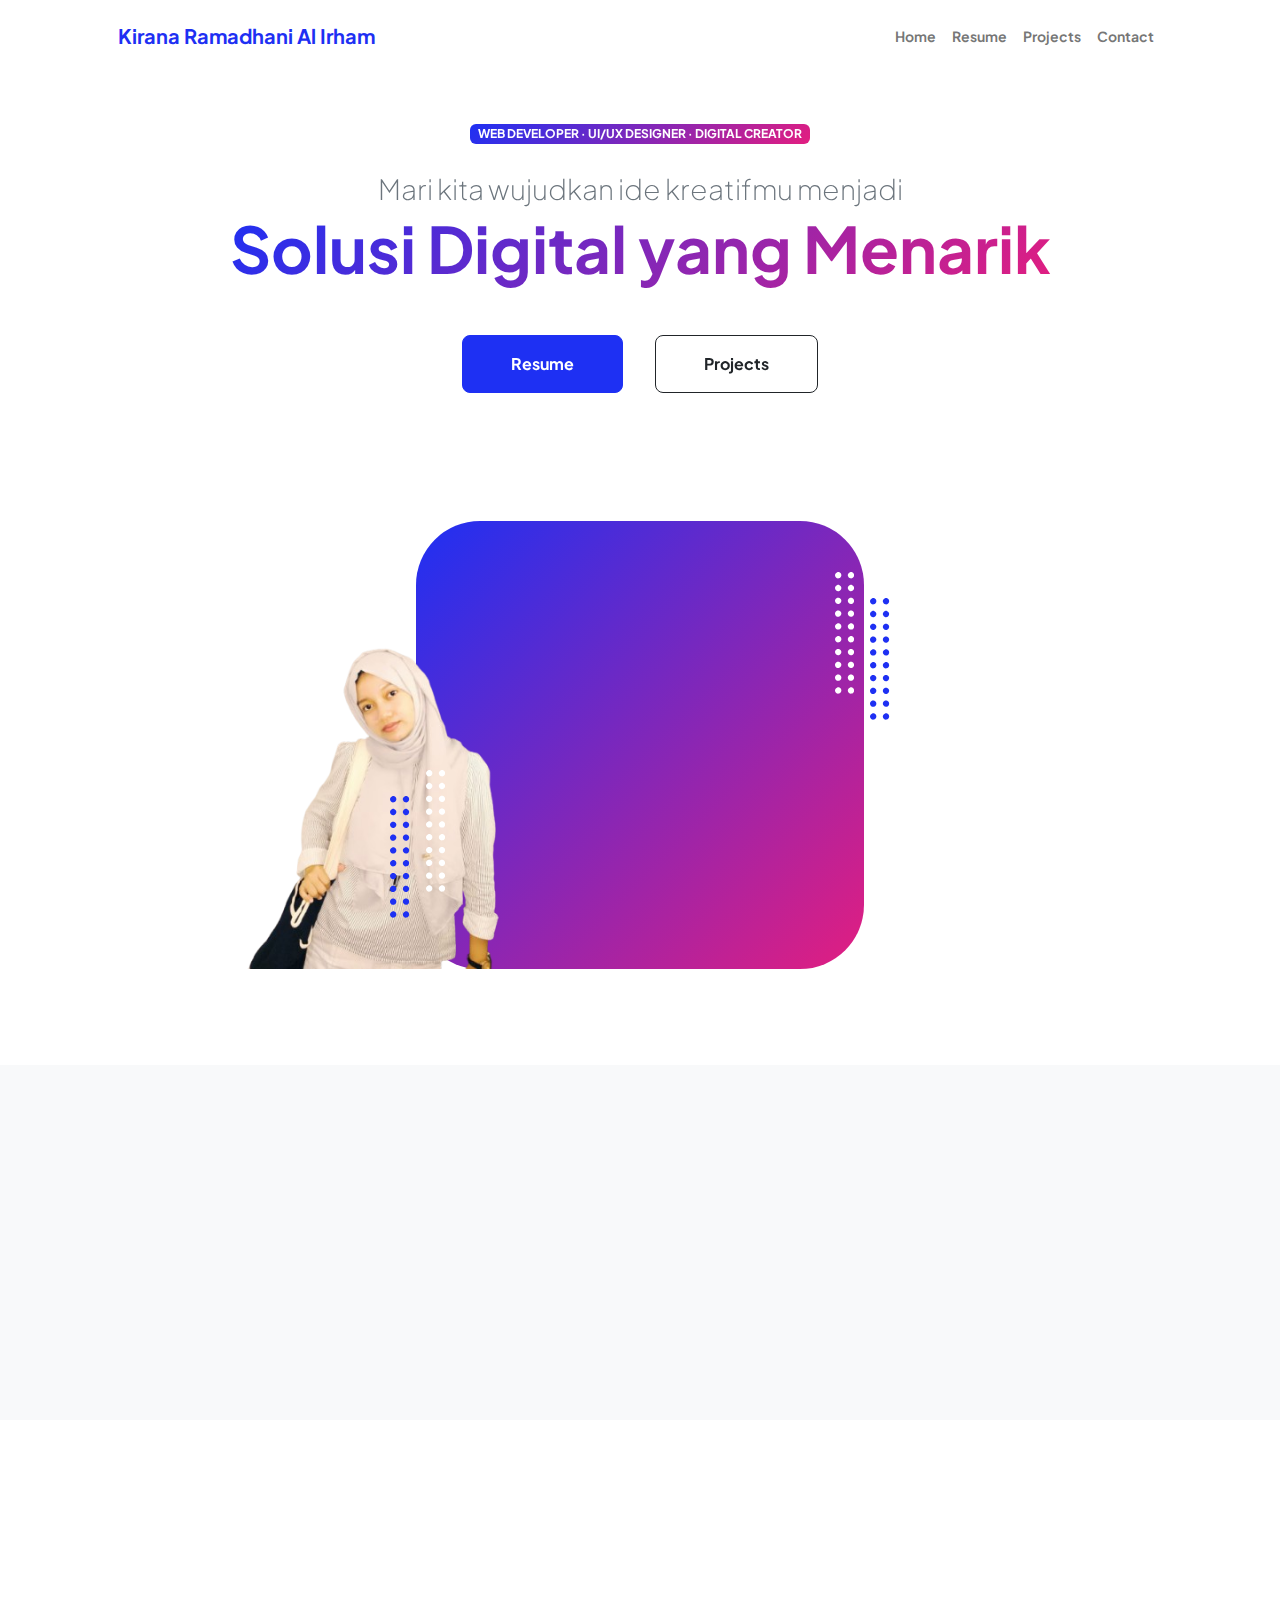
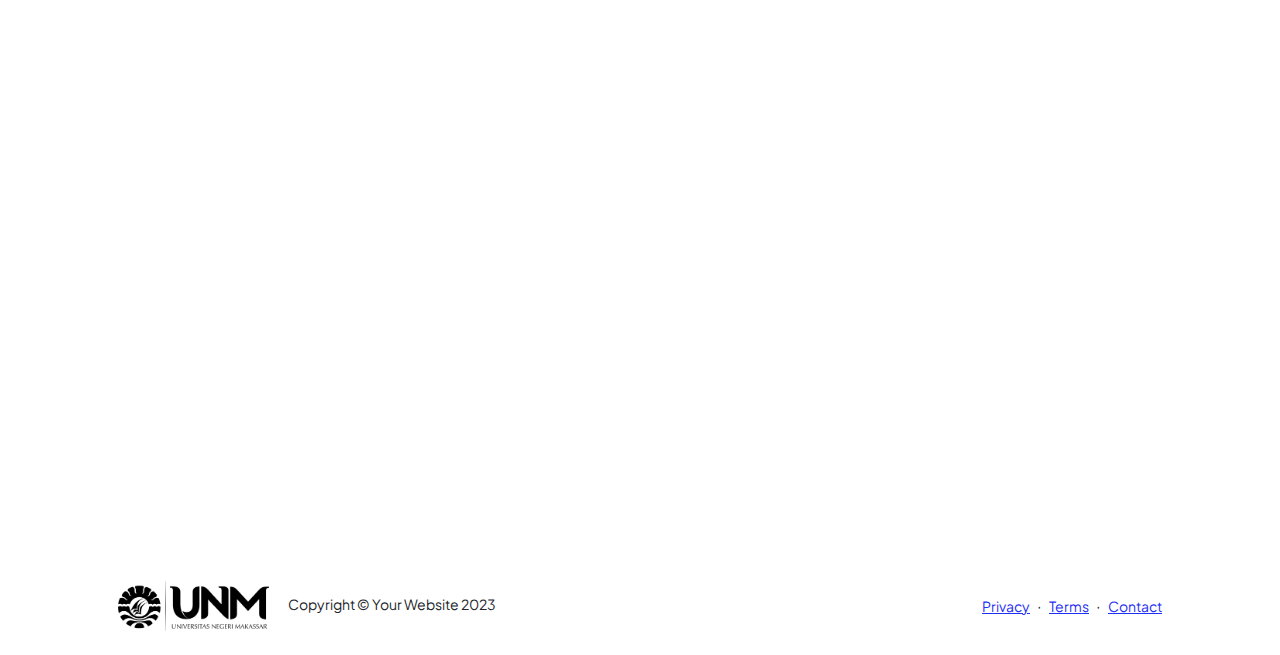
<file: index.html>
<!DOCTYPE html>
<html lang="en">
    <head>
        <meta charset="utf-8" />
        <meta name="viewport" content="width=device-width, initial-scale=1, shrink-to-fit=no" />
        <meta name="description" content="" />
        <meta name="author" content="" />
        <title>Home - Kirana Template</title>
        <!-- Favicon-->
        <link rel="icon" type="image/x-icon" href="assets/favicon1.ico" />
        <!-- Custom Google font-->
        <link rel="preconnect" href="https://fonts.googleapis.com" />
        <link rel="preconnect" href="https://fonts.gstatic.com" crossorigin />
        <link href="https://fonts.googleapis.com/css2?family=Plus+Jakarta+Sans:wght@100;200;300;400;500;600;700;800;900&amp;display=swap" rel="stylesheet" />
        <!-- Bootstrap icons-->
        <link href="https://cdn.jsdelivr.net/npm/bootstrap-icons@1.8.1/font/bootstrap-icons.css" rel="stylesheet" />
        <!-- Core theme CSS (includes Bootstrap)-->
        <link href="css/styles.css" rel="stylesheet" />
        <!-- AOS CSS -->
        <link href="https://unpkg.com/aos@2.3.1/dist/aos.css" rel="stylesheet">
        <style>
            @keyframes float {
                0% {
                    transform: translateY(0px);
                }
                50% {
                    transform: translateY(-20px);
                }
                100% {
                    transform: translateY(0px);
                }
            }
            .profile-img {
                animation: float 6s ease-in-out infinite;
                transition: all 0.3s ease;
                margin-left: -250px;
            }
            .profile-img:hover {
                transform: scale(1.05);
            }
        </style>
    </head>
    <body class="d-flex flex-column h-100">
        <main class="flex-shrink-0">
            <!-- Navigation-->
            <nav class="navbar navbar-expand-lg navbar-light bg-white py-3">
                <div class="container px-5">
                    <a class="navbar-brand" href="index.html"><span class="fw-bolder text-primary">Kirana Ramadhani Al Irham</span></a>
                    <button class="navbar-toggler" type="button" data-bs-toggle="collapse" data-bs-target="#navbarSupportedContent" aria-controls="navbarSupportedContent" aria-expanded="false" aria-label="Toggle navigation"><span class="navbar-toggler-icon"></span></button>
                    <div class="collapse navbar-collapse" id="navbarSupportedContent">
                        <ul class="navbar-nav ms-auto mb-2 mb-lg-0 small fw-bolder">
                            <li class="nav-item"><a class="nav-link" href="index.html">Home</a></li>
                            <li class="nav-item"><a class="nav-link" href="resume.html">Resume</a></li>
                            <li class="nav-item"><a class="nav-link" href="projects.html">Projects</a></li>
                            <li class="nav-item"><a class="nav-link" href="contact.html">Contact</a></li>
                        </ul>
                    </div>
                </div>
            </nav>
            <!-- Header-->
            <header class="py-5">
                <div class="container px-5 pb-5">
                    <div class="row gx-5 align-items-center">
                        <div class="col-xxl-5" data-aos="fade-right">
                            <!-- Header text content-->
                            <div class="text-center text-xxl-start">
                                <div class="badge bg-gradient-primary-to-secondary text-white mb-4"><div class="text-uppercase">Web Developer &middot; UI/UX Designer &middot; Digital Creator</div></div>
                                <div class="fs-3 fw-light text-muted">Mari kita wujudkan ide kreatifmu menjadi</div>
                                <h1 class="display-3 fw-bolder mb-5"><span class="text-gradient d-inline">Solusi Digital yang Menarik</span></h1>
                                <div class="d-grid gap-3 d-sm-flex justify-content-sm-center justify-content-xxl-start mb-3">
                                    <a class="btn btn-primary btn-lg px-5 py-3 me-sm-3 fs-6 fw-bolder" href="resume.html">Resume</a>
                                    <a class="btn btn-outline-dark btn-lg px-5 py-3 fs-6 fw-bolder" href="projects.html">Projects</a>
                                </div>
                            </div>
                        </div>
                        <div class="col-xxl-7" data-aos="fade-left">
                            <!-- Header profile picture-->
                            <div class="d-flex justify-content-center mt-5 mt-xxl-0">
                                <div class="profile bg-gradient-primary-to-secondary">
                                    <!-- TIP: For best results, use a photo with a transparent background like the demo example below-->
                                    <!-- Watch a tutorial on how to do this on YouTube (link)-->
                                    <img class="profile-img" src="assets/gamabr.png" alt="Profile Image" />
                                    <div class="dots-1">
                                        <svg version="1.1" xmlns="http://www.w3.org/2000/svg" xmlns:xlink="http://www.w3.org/1999/xlink" x="0px" y="0px" viewBox="0 0 191.6 1215.4" style="enable-background: new 0 0 191.6 1215.4" xml:space="preserve">
                                            <g transform="translate(0.000000,1280.000000) scale(0.100000,-0.100000)">
                                                <path d="M227.7,12788.6c-105-35-200-141-222-248c-43-206,163-412,369-369c155,32,275,190,260,339c-11,105-90,213-190,262        C383.7,12801.6,289.7,12808.6,227.7,12788.6z"></path>
                                                <path d="M1507.7,12788.6c-151-50-253-216-222-362c25-119,136-230,254-255c194-41,395,142,375,339c-11,105-90,213-190,262        C1663.7,12801.6,1569.7,12808.6,1507.7,12788.6z"></path>
                                                <path d="M227.7,11508.6c-105-35-200-141-222-248c-43-206,163-412,369-369c155,32,275,190,260,339c-11,105-90,213-190,262        C383.7,11521.6,289.7,11528.6,227.7,11508.6z"></path>
                                                <path d="M1507.7,11508.6c-151-50-253-216-222-362c25-119,136-230,254-255c194-41,395,142,375,339c-11,105-90,213-190,262        C1663.7,11521.6,1569.7,11528.6,1507.7,11508.6z"></path>
                                                <path d="M227.7,10228.6c-105-35-200-141-222-248c-43-206,163-412,369-369c155,32,275,190,260,339c-11,105-90,213-190,262        C383.7,10241.6,289.7,10248.6,227.7,10228.6z"></path>
                                                <path d="M1507.7,10228.6c-105-35-200-141-222-248c-43-206,163-412,369-369c155,32,275,190,260,339c-11,105-90,213-190,262        C1663.7,10241.6,1569.7,10248.6,1507.7,10228.6z"></path>
                                                <path d="M227.7,8948.6c-105-35-200-141-222-248c-43-206,163-412,369-369c155,32,275,190,260,339c-11,105-90,213-190,262        C383.7,8961.6,289.7,8968.6,227.7,8948.6z"></path>
                                                <path d="M1507.7,8948.6c-105-35-200-141-222-248c-43-206,163-412,369-369c155,32,275,190,260,339c-11,105-90,213-190,262        C1663.7,8961.6,1569.7,8968.6,1507.7,8948.6z"></path>
                                                <path d="M227.7,7668.6c-105-35-200-141-222-248c-43-206,163-412,369-369c155,32,275,190,260,339c-11,105-90,213-190,262        C383.7,7681.6,289.7,7688.6,227.7,7668.6z"></path>
                                                <path d="M1507.7,7668.6c-105-35-200-141-222-248c-43-206,163-412,369-369c155,32,275,190,260,339c-11,105-90,213-190,262        C1663.7,7681.6,1569.7,7688.6,1507.7,7668.6z"></path>
                                                <path d="M227.7,6388.6c-105-35-200-141-222-248c-43-206,163-412,369-369c155,32,275,190,260,339c-11,105-90,213-190,262        C383.7,6401.6,289.7,6408.6,227.7,6388.6z"></path>
                                                <path d="M1507.7,6388.6c-105-35-200-141-222-248c-43-206,163-412,369-369c155,32,275,190,260,339c-11,105-90,213-190,262        C1663.7,6401.6,1569.7,6408.6,1507.7,6388.6z"></path>
                                                <path d="M227.7,5108.6c-105-35-200-141-222-248c-43-206,163-412,369-369c155,32,275,190,260,339c-11,105-90,213-190,262        C383.7,5121.6,289.7,5128.6,227.7,5108.6z"></path>
                                                <path d="M1507.7,5108.6c-105-35-200-141-222-248c-43-206,163-412,369-369c155,32,275,190,260,339c-11,105-90,213-190,262        C1663.7,5121.6,1569.7,5128.6,1507.7,5108.6z"></path>
                                                <path d="M227.7,3828.6c-105-35-200-141-222-248c-43-206,163-412,369-369c155,32,275,190,260,339c-11,105-90,213-190,262        C383.7,3841.6,289.7,3848.6,227.7,3828.6z"></path>
                                                <path d="M1507.7,3828.6c-105-35-200-141-222-248c-43-206,163-412,369-369c155,32,275,190,260,339c-11,105-90,213-190,262        C1663.7,3841.6,1569.7,3848.6,1507.7,3828.6z"></path>
                                                <path d="M227.7,2548.6c-105-35-200-141-222-248c-43-206,163-412,369-369c155,32,275,190,260,339c-11,105-90,213-190,262        C383.7,2561.6,289.7,2568.6,227.7,2548.6z"></path>
                                                <path d="M1507.7,2548.6c-105-35-200-141-222-248c-43-206,163-412,369-369c155,32,275,190,260,339c-11,105-90,213-190,262        C1663.7,2561.6,1569.7,2568.6,1507.7,2548.6z"></path>
                                                <path d="M227.7,1268.6c-105-35-200-141-222-248c-43-206,163-412,369-369c155,32,275,190,260,339c-11,105-90,213-190,262        C383.7,1281.6,289.7,1288.6,227.7,1268.6z"></path>
                                                <path d="M1507.7,1268.6c-105-35-200-141-222-248c-43-206,163-412,369-369c155,32,275,190,260,339c-11,105-90,213-190,262        C1663.7,1281.6,1569.7,1288.6,1507.7,1268.6z"></path>
                                            </g>
                                        </svg>
                                    </div>
                                    <div class="dots-2">
                                        <!-- SVG Dots-->
                                        <svg version="1.1" xmlns="http://www.w3.org/2000/svg" xmlns:xlink="http://www.w3.org/1999/xlink" x="0px" y="0px" viewBox="0 0 191.6 1215.4" style="enable-background: new 0 0 191.6 1215.4" xml:space="preserve">
                                            <g transform="translate(0.000000,1280.000000) scale(0.100000,-0.100000)">
                                                <path d="M227.7,12788.6c-105-35-200-141-222-248c-43-206,163-412,369-369c155,32,275,190,260,339c-11,105-90,213-190,262        C383.7,12801.6,289.7,12808.6,227.7,12788.6z"></path>
                                                <path d="M1507.7,12788.6c-151-50-253-216-222-362c25-119,136-230,254-255c194-41,395,142,375,339c-11,105-90,213-190,262        C1663.7,12801.6,1569.7,12808.6,1507.7,12788.6z"></path>
                                                <path d="M227.7,11508.6c-105-35-200-141-222-248c-43-206,163-412,369-369c155,32,275,190,260,339c-11,105-90,213-190,262        C383.7,11521.6,289.7,11528.6,227.7,11508.6z"></path>
                                                <path d="M1507.7,11508.6c-151-50-253-216-222-362c25-119,136-230,254-255c194-41,395,142,375,339c-11,105-90,213-190,262        C1663.7,11521.6,1569.7,11528.6,1507.7,11508.6z"></path>
                                                <path d="M227.7,10228.6c-105-35-200-141-222-248c-43-206,163-412,369-369c155,32,275,190,260,339c-11,105-90,213-190,262        C383.7,10241.6,289.7,10248.6,227.7,10228.6z"></path>
                                                <path d="M1507.7,10228.6c-105-35-200-141-222-248c-43-206,163-412,369-369c155,32,275,190,260,339c-11,105-90,213-190,262        C1663.7,10241.6,1569.7,10248.6,1507.7,10228.6z"></path>
                                                <path d="M227.7,8948.6c-105-35-200-141-222-248c-43-206,163-412,369-369c155,32,275,190,260,339c-11,105-90,213-190,262        C383.7,8961.6,289.7,8968.6,227.7,8948.6z"></path>
                                                <path d="M1507.7,8948.6c-105-35-200-141-222-248c-43-206,163-412,369-369c155,32,275,190,260,339c-11,105-90,213-190,262        C1663.7,8961.6,1569.7,8968.6,1507.7,8948.6z"></path>
                                                <path d="M227.7,7668.6c-105-35-200-141-222-248c-43-206,163-412,369-369c155,32,275,190,260,339c-11,105-90,213-190,262        C383.7,7681.6,289.7,7688.6,227.7,7668.6z"></path>
                                                <path d="M1507.7,7668.6c-105-35-200-141-222-248c-43-206,163-412,369-369c155,32,275,190,260,339c-11,105-90,213-190,262        C1663.7,7681.6,1569.7,7688.6,1507.7,7668.6z"></path>
                                                <path d="M227.7,6388.6c-105-35-200-141-222-248c-43-206,163-412,369-369c155,32,275,190,260,339c-11,105-90,213-190,262        C383.7,6401.6,289.7,6408.6,227.7,6388.6z"></path>
                                                <path d="M1507.7,6388.6c-105-35-200-141-222-248c-43-206,163-412,369-369c155,32,275,190,260,339c-11,105-90,213-190,262        C1663.7,6401.6,1569.7,6408.6,1507.7,6388.6z"></path>
                                                <path d="M227.7,5108.6c-105-35-200-141-222-248c-43-206,163-412,369-369c155,32,275,190,260,339c-11,105-90,213-190,262        C383.7,5121.6,289.7,5128.6,227.7,5108.6z"></path>
                                                <path d="M1507.7,5108.6c-105-35-200-141-222-248c-43-206,163-412,369-369c155,32,275,190,260,339c-11,105-90,213-190,262        C1663.7,5121.6,1569.7,5128.6,1507.7,5108.6z"></path>
                                                <path d="M227.7,3828.6c-105-35-200-141-222-248c-43-206,163-412,369-369c155,32,275,190,260,339c-11,105-90,213-190,262        C383.7,3841.6,289.7,3848.6,227.7,3828.6z"></path>
                                                <path d="M1507.7,3828.6c-105-35-200-141-222-248c-43-206,163-412,369-369c155,32,275,190,260,339c-11,105-90,213-190,262        C1663.7,3841.6,1569.7,3848.6,1507.7,3828.6z"></path>
                                                <path d="M227.7,2548.6c-105-35-200-141-222-248c-43-206,163-412,369-369c155,32,275,190,260,339c-11,105-90,213-190,262        C383.7,2561.6,289.7,2568.6,227.7,2548.6z"></path>
                                                <path d="M1507.7,2548.6c-105-35-200-141-222-248c-43-206,163-412,369-369c155,32,275,190,260,339c-11,105-90,213-190,262        C1663.7,2561.6,1569.7,2568.6,1507.7,2548.6z"></path>
                                                <path d="M227.7,1268.6c-105-35-200-141-222-248c-43-206,163-412,369-369c155,32,275,190,260,339c-11,105-90,213-190,262        C383.7,1281.6,289.7,1288.6,227.7,1268.6z"></path>
                                                <path d="M1507.7,1268.6c-105-35-200-141-222-248c-43-206,163-412,369-369c155,32,275,190,260,339c-11,105-90,213-190,262        C1663.7,1281.6,1569.7,1288.6,1507.7,1268.6z"></path>
                                            </g>
                                        </svg>
                                        <!-- END of SVG dots-->
                                    </div>
                                    <div class="dots-3">
                                        <!-- SVG Dots-->
                                        <svg version="1.1" xmlns="http://www.w3.org/2000/svg" xmlns:xlink="http://www.w3.org/1999/xlink" x="0px" y="0px" viewBox="0 0 191.6 1215.4" style="enable-background: new 0 0 191.6 1215.4" xml:space="preserve">
                                            <g transform="translate(0.000000,1280.000000) scale(0.100000,-0.100000)">
                                                <path d="M227.7,12788.6c-105-35-200-141-222-248c-43-206,163-412,369-369c155,32,275,190,260,339c-11,105-90,213-190,262        C383.7,12801.6,289.7,12808.6,227.7,12788.6z"></path>
                                                <path d="M1507.7,12788.6c-151-50-253-216-222-362c25-119,136-230,254-255c194-41,395,142,375,339c-11,105-90,213-190,262        C1663.7,12801.6,1569.7,12808.6,1507.7,12788.6z"></path>
                                                <path d="M227.7,11508.6c-105-35-200-141-222-248c-43-206,163-412,369-369c155,32,275,190,260,339c-11,105-90,213-190,262        C383.7,11521.6,289.7,11528.6,227.7,11508.6z"></path>
                                                <path d="M1507.7,11508.6c-151-50-253-216-222-362c25-119,136-230,254-255c194-41,395,142,375,339c-11,105-90,213-190,262        C1663.7,11521.6,1569.7,11528.6,1507.7,11508.6z"></path>
                                                <path d="M227.7,10228.6c-105-35-200-141-222-248c-43-206,163-412,369-369c155,32,275,190,260,339c-11,105-90,213-190,262        C383.7,10241.6,289.7,10248.6,227.7,10228.6z"></path>
                                                <path d="M1507.7,10228.6c-105-35-200-141-222-248c-43-206,163-412,369-369c155,32,275,190,260,339c-11,105-90,213-190,262        C1663.7,10241.6,1569.7,10248.6,1507.7,10228.6z"></path>
                                                <path d="M227.7,8948.6c-105-35-200-141-222-248c-43-206,163-412,369-369c155,32,275,190,260,339c-11,105-90,213-190,262        C383.7,8961.6,289.7,8968.6,227.7,8948.6z"></path>
                                                <path d="M1507.7,8948.6c-105-35-200-141-222-248c-43-206,163-412,369-369c155,32,275,190,260,339c-11,105-90,213-190,262        C1663.7,8961.6,1569.7,8968.6,1507.7,8948.6z"></path>
                                                <path d="M227.7,7668.6c-105-35-200-141-222-248c-43-206,163-412,369-369c155,32,275,190,260,339c-11,105-90,213-190,262        C383.7,7681.6,289.7,7688.6,227.7,7668.6z"></path>
                                                <path d="M1507.7,7668.6c-105-35-200-141-222-248c-43-206,163-412,369-369c155,32,275,190,260,339c-11,105-90,213-190,262        C1663.7,7681.6,1569.7,7688.6,1507.7,7668.6z"></path>
                                                <path d="M227.7,6388.6c-105-35-200-141-222-248c-43-206,163-412,369-369c155,32,275,190,260,339c-11,105-90,213-190,262        C383.7,6401.6,289.7,6408.6,227.7,6388.6z"></path>
                                                <path d="M1507.7,6388.6c-105-35-200-141-222-248c-43-206,163-412,369-369c155,32,275,190,260,339c-11,105-90,213-190,262        C1663.7,6401.6,1569.7,6408.6,1507.7,6388.6z"></path>
                                                <path d="M227.7,5108.6c-105-35-200-141-222-248c-43-206,163-412,369-369c155,32,275,190,260,339c-11,105-90,213-190,262        C383.7,5121.6,289.7,5128.6,227.7,5108.6z"></path>
                                                <path d="M1507.7,5108.6c-105-35-200-141-222-248c-43-206,163-412,369-369c155,32,275,190,260,339c-11,105-90,213-190,262        C1663.7,5121.6,1569.7,5128.6,1507.7,5108.6z"></path>
                                                <path d="M227.7,3828.6c-105-35-200-141-222-248c-43-206,163-412,369-369c155,32,275,190,260,339c-11,105-90,213-190,262        C383.7,3841.6,289.7,3848.6,227.7,3828.6z"></path>
                                                <path d="M1507.7,3828.6c-105-35-200-141-222-248c-43-206,163-412,369-369c155,32,275,190,260,339c-11,105-90,213-190,262        C1663.7,3841.6,1569.7,3848.6,1507.7,3828.6z"></path>
                                                <path d="M227.7,2548.6c-105-35-200-141-222-248c-43-206,163-412,369-369c155,32,275,190,260,339c-11,105-90,213-190,262        C383.7,2561.6,289.7,2568.6,227.7,2548.6z"></path>
                                                <path d="M1507.7,2548.6c-105-35-200-141-222-248c-43-206,163-412,369-369c155,32,275,190,260,339c-11,105-90,213-190,262        C1663.7,2561.6,1569.7,2568.6,1507.7,2548.6z"></path>
                                                <path d="M227.7,1268.6c-105-35-200-141-222-248c-43-206,163-412,369-369c155,32,275,190,260,339c-11,105-90,213-190,262        C383.7,1281.6,289.7,1288.6,227.7,1268.6z"></path>
                                                <path d="M1507.7,1268.6c-105-35-200-141-222-248c-43-206,163-412,369-369c155,32,275,190,260,339c-11,105-90,213-190,262        C1663.7,1281.6,1569.7,1288.6,1507.7,1268.6z"></path>
                                            </g>
                                        </svg>
                                        <!-- END of SVG dots-->
                                    </div>
                                    <div class="dots-4">
                                        <!-- SVG Dots-->
                                        <svg version="1.1" xmlns="http://www.w3.org/2000/svg" xmlns:xlink="http://www.w3.org/1999/xlink" x="0px" y="0px" viewBox="0 0 191.6 1215.4" style="enable-background: new 0 0 191.6 1215.4" xml:space="preserve">
                                            <g transform="translate(0.000000,1280.000000) scale(0.100000,-0.100000)">
                                                <path d="M227.7,12788.6c-105-35-200-141-222-248c-43-206,163-412,369-369c155,32,275,190,260,339c-11,105-90,213-190,262        C383.7,12801.6,289.7,12808.6,227.7,12788.6z"></path>
                                                <path d="M1507.7,12788.6c-151-50-253-216-222-362c25-119,136-230,254-255c194-41,395,142,375,339c-11,105-90,213-190,262        C1663.7,12801.6,1569.7,12808.6,1507.7,12788.6z"></path>
                                                <path d="M227.7,11508.6c-105-35-200-141-222-248c-43-206,163-412,369-369c155,32,275,190,260,339c-11,105-90,213-190,262        C383.7,11521.6,289.7,11528.6,227.7,11508.6z"></path>
                                                <path d="M1507.7,11508.6c-151-50-253-216-222-362c25-119,136-230,254-255c194-41,395,142,375,339c-11,105-90,213-190,262        C1663.7,11521.6,1569.7,11528.6,1507.7,11508.6z"></path>
                                                <path d="M227.7,10228.6c-105-35-200-141-222-248c-43-206,163-412,369-369c155,32,275,190,260,339c-11,105-90,213-190,262        C383.7,10241.6,289.7,10248.6,227.7,10228.6z"></path>
                                                <path d="M1507.7,10228.6c-105-35-200-141-222-248c-43-206,163-412,369-369c155,32,275,190,260,339c-11,105-90,213-190,262        C1663.7,10241.6,1569.7,10248.6,1507.7,10228.6z"></path>
                                                <path d="M227.7,8948.6c-105-35-200-141-222-248c-43-206,163-412,369-369c155,32,275,190,260,339c-11,105-90,213-190,262        C383.7,8961.6,289.7,8968.6,227.7,8948.6z"></path>
                                                <path d="M1507.7,8948.6c-105-35-200-141-222-248c-43-206,163-412,369-369c155,32,275,190,260,339c-11,105-90,213-190,262        C1663.7,8961.6,1569.7,8968.6,1507.7,8948.6z"></path>
                                                <path d="M227.7,7668.6c-105-35-200-141-222-248c-43-206,163-412,369-369c155,32,275,190,260,339c-11,105-90,213-190,262        C383.7,7681.6,289.7,7688.6,227.7,7668.6z"></path>
                                                <path d="M1507.7,7668.6c-105-35-200-141-222-248c-43-206,163-412,369-369c155,32,275,190,260,339c-11,105-90,213-190,262        C1663.7,7681.6,1569.7,7688.6,1507.7,7668.6z"></path>
                                                <path d="M227.7,6388.6c-105-35-200-141-222-248c-43-206,163-412,369-369c155,32,275,190,260,339c-11,105-90,213-190,262        C383.7,6401.6,289.7,6408.6,227.7,6388.6z"></path>
                                                <path d="M1507.7,6388.6c-105-35-200-141-222-248c-43-206,163-412,369-369c155,32,275,190,260,339c-11,105-90,213-190,262        C1663.7,6401.6,1569.7,6408.6,1507.7,6388.6z"></path>
                                                <path d="M227.7,5108.6c-105-35-200-141-222-248c-43-206,163-412,369-369c155,32,275,190,260,339c-11,105-90,213-190,262        C383.7,5121.6,289.7,5128.6,227.7,5108.6z"></path>
                                                <path d="M1507.7,5108.6c-105-35-200-141-222-248c-43-206,163-412,369-369c155,32,275,190,260,339c-11,105-90,213-190,262        C1663.7,5121.6,1569.7,5128.6,1507.7,5108.6z"></path>
                                                <path d="M227.7,3828.6c-105-35-200-141-222-248c-43-206,163-412,369-369c155,32,275,190,260,339c-11,105-90,213-190,262        C383.7,3841.6,289.7,3848.6,227.7,3828.6z"></path>
                                                <path d="M1507.7,3828.6c-105-35-200-141-222-248c-43-206,163-412,369-369c155,32,275,190,260,339c-11,105-90,213-190,262        C1663.7,3841.6,1569.7,3848.6,1507.7,3828.6z"></path>
                                                <path d="M227.7,2548.6c-105-35-200-141-222-248c-43-206,163-412,369-369c155,32,275,190,260,339c-11,105-90,213-190,262        C383.7,2561.6,289.7,2568.6,227.7,2548.6z"></path>
                                                <path d="M1507.7,2548.6c-105-35-200-141-222-248c-43-206,163-412,369-369c155,32,275,190,260,339c-11,105-90,213-190,262        C1663.7,2561.6,1569.7,2568.6,1507.7,2548.6z"></path>
                                                <path d="M227.7,1268.6c-105-35-200-141-222-248c-43-206,163-412,369-369c155,32,275,190,260,339c-11,105-90,213-190,262        C383.7,1281.6,289.7,1288.6,227.7,1268.6z"></path>
                                                <path d="M1507.7,1268.6c-105-35-200-141-222-248c-43-206,163-412,369-369c155,32,275,190,260,339c-11,105-90,213-190,262        C1663.7,1281.6,1569.7,1288.6,1507.7,1268.6z"></path>
                                            </g>
                                        </svg>
                                        <!-- END of SVG dots-->
                                    </div>
                                </div>
                            </div>
                        </div>
                    </div>
                </div>
            </header>

            <!-- Project Stats Section -->
            <section class="py-5 bg-light">
                <div class="container px-5">
                    <h2 class="text-center mb-5" data-aos="fade-up">Statistik Proyek</h2>
                    <div class="row g-4">
                        <div class="col-md-4" data-aos="fade-up" data-aos-delay="100">
                            <div class="card h-100 border-0 shadow-sm">
                                <div class="card-body text-center p-4">
                                    <div class="feature bg-primary bg-gradient text-white rounded-3 mb-3 p-3">
                                        <i class="bi bi-code-square"></i>
                                    </div>
                                    <h3 class="fs-4 fw-bold">Proyek Website</h3>
                                    <p class="mb-0">25+ Proyek Selesai</p>
                                </div>
                            </div>
                        </div>
                        <div class="col-md-4" data-aos="fade-up" data-aos-delay="200">
                            <div class="card h-100 border-0 shadow-sm">
                                <div class="card-body text-center p-4">
                                    <div class="feature bg-primary bg-gradient text-white rounded-3 mb-3 p-3">
                                        <i class="bi bi-phone"></i>
                                    </div>
                                    <h3 class="fs-4 fw-bold">Aplikasi Mobile</h3>
                                    <p class="mb-0">15+ Proyek Selesai</p>
                                </div>
                            </div>
                        </div>
                        <div class="col-md-4" data-aos="fade-up" data-aos-delay="300">
                            <div class="card h-100 border-0 shadow-sm">
                                <div class="card-body text-center p-4">
                                    <div class="feature bg-primary bg-gradient text-white rounded-3 mb-3 p-3">
                                        <i class="bi bi-graph-up"></i>
                                    </div>
                                    <h3 class="fs-4 fw-bold">Pemasaran Digital</h3>
                                    <p class="mb-0">30+ Proyek Selesai</p>
                                </div>
                            </div>
                        </div>
                    </div>
                </div>
            </section>

            <!-- About Section-->
            <section class="bg-white py-5">
                <div class="container px-5">
                    <div class="row gx-5 justify-content-center">
                        <div class="col-xxl-8">
                            <div class="text-center my-5" data-aos="fade-up">
                                <h2 class="display-5 fw-bolder mb-4"><span class="text-gradient d-inline">Tentang Saya</span></h2>
                                <div class="row g-4">
                                    <div class="col-md-6" data-aos="fade-up" data-aos-delay="100">
                                        <div class="card h-100 border-0 shadow-sm">
                                            <div class="card-body p-4">
                                                <div class="feature bg-primary bg-gradient text-white rounded-3 mb-3 p-3">
                                                    <i class="bi bi-person-workspace"></i>
                                                </div>
                                                <h3 class="fs-4 fw-bold mb-3">Data Diri</h3>
                                                <p class="text-muted mb-0">Nama: Kirana Ramadhani Al Irham<br>
                                                NIM: 240907500004<br>
                                                Prodi: Bisnis Digital<br>
                                                Asal Daerah: Makassar</p>
                                            </div>
                                        </div>
                                    </div>
                                    <div class="col-md-6" data-aos="fade-up" data-aos-delay="200">
                                        <div class="card h-100 border-0 shadow-sm">
                                            <div class="card-body p-4">
                                                <div class="feature bg-primary bg-gradient text-white rounded-3 mb-3 p-3">
                                                    <i class="bi bi-lightbulb"></i>
                                                </div>
                                                <h3 class="fs-4 fw-bold mb-3">Hobi & Minat</h3>
                                                <p class="text-muted mb-0">Membaca buku (genre romantis, fantasi)<br>
                                                Menonton film<br>
                                                Mendengarkan musik (pop, rock)<br>
                                                Penggemar Kunto Aji dan Dewa 19</p>
                                            </div>
                                        </div>
                                    </div>
                                </div>
                                <div class="mt-5">
                                    <p class="lead fw-light mb-4">Saya anak kedua dari tiga bersaudara. Saya suka membaca buku dimulai dari genre romantis, fantasi, dan lain-lain. Saya pun gemar mendengarkan musik, dimulai dari pop sampai rock. Artis kesukaan saya yaitu Kunto Aji, Dewa 19. Dan beberapa kali pun saya sudah menonton konser musisi favoritku.</p>
                                    <div class="d-flex justify-content-center fs-2 gap-4">
                                        <a class="text-gradient" href="#!"><i class="bi bi-twitter"></i></a>
                                        <a class="text-gradient" href="#!"><i class="bi bi-linkedin"></i></a>
                                        <a class="text-gradient" href="#!"><i class="bi bi-github"></i></a>
                                    </div>
                                </div>
                            </div>
                        </div>
                    </div>
                </div>
            </section>
        </main>
        <!-- Footer-->
        <footer class="bg-white py-4 mt-auto">
            <div class="container px-5">
                <div class="row align-items-center justify-content-between flex-column flex-sm-row">
                    <div class="col-auto">
                        <img src="assets/UNM.png" alt="UNM Logo" height="50" class="me-3">
                        <span class="small m-0">Copyright &copy; Your Website 2023</span>
                    </div>
                    <div class="col-auto">
                        <a class="small" href="#!">Privacy</a>
                        <span class="mx-1">&middot;</span>
                        <a class="small" href="#!">Terms</a>
                        <span class="mx-1">&middot;</span>
                        <a class="small" href="#!">Contact</a>
                    </div>
                </div>
            </div>
        </footer>
        <!-- Bootstrap core JS-->
        <script src="https://cdn.jsdelivr.net/npm/bootstrap@5.2.3/dist/js/bootstrap.bundle.min.js"></script>
        <!-- Core theme JS-->
        <script src="js/scripts.js"></script>
        <!-- AOS JS -->
        <script src="https://unpkg.com/aos@2.3.1/dist/aos.js"></script>
        <script>
            AOS.init({
                duration: 1000,
                once: true
            });
        </script>
    </body>
</html>
</file>
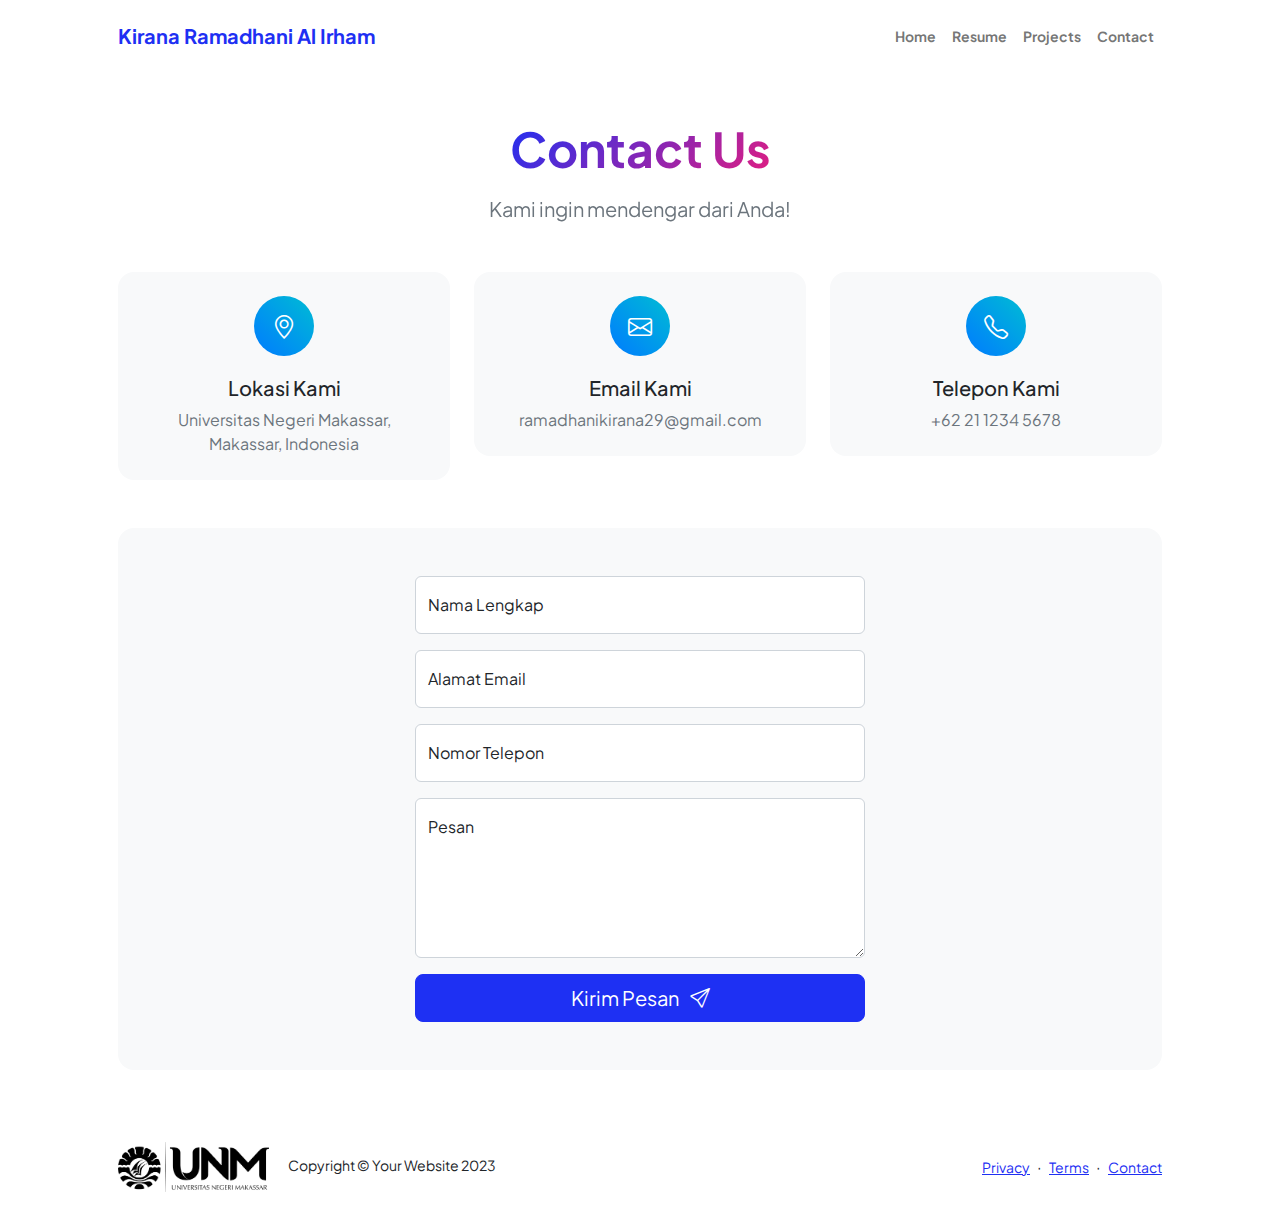
<file: contact.html>
<!DOCTYPE html>
<html lang="en">
    <head>
        <meta charset="utf-8" />
        <meta name="viewport" content="width=device-width, initial-scale=1, shrink-to-fit=no" />
        <meta name="description" content />
        <meta name="author" content />
        <title>Contact - Kirana Template</title>
        <!-- Favicon-->
        <link rel="icon" type="image/x-icon" href="assets/favicon1.ico" />
        <!-- Custom Google font-->
        <link rel="preconnect" href="https://fonts.googleapis.com" />
        <link rel="preconnect" href="https://fonts.gstatic.com" crossorigin />
        <link href="https://fonts.googleapis.com/css2?family=Plus+Jakarta+Sans:wght@100;200;300;400;500;600;700;800;900&amp;display=swap" rel="stylesheet" />
        <!-- Bootstrap icons-->
        <link href="https://cdn.jsdelivr.net/npm/bootstrap-icons@1.8.1/font/bootstrap-icons.css" rel="stylesheet" />
        <!-- Core theme CSS (includes Bootstrap)-->
        <link href="css/styles.css" rel="stylesheet" />
        <!-- AOS CSS -->
        <link href="https://unpkg.com/aos@2.3.1/dist/aos.css" rel="stylesheet">
        <style>
            .contact-info-item {
                transition: all 0.3s ease;
            }
            
            .contact-info-item:hover {
                transform: translateY(-5px);
            }
            
            .form-control {
                transition: all 0.3s ease;
            }
            
            .form-control:focus {
                transform: translateY(-2px);
                box-shadow: 0 5px 15px rgba(0,0,0,0.1);
            }
            
            .contact-icon {
                width: 60px;
                height: 60px;
                display: flex;
                align-items: center;
                justify-content: center;
                border-radius: 50%;
                background: linear-gradient(45deg, #007bff, #00bcd4);
                color: white;
                font-size: 24px;
                margin-bottom: 20px;
            }
        </style>
    </head>
    <body class="d-flex flex-column">
        <main class="flex-shrink-0">
            <!-- Navigation-->
            <nav class="navbar navbar-expand-lg navbar-light bg-white py-3">
                <div class="container px-5">
                    <a class="navbar-brand" href="index.html"><span class="fw-bolder text-primary">Kirana Ramadhani Al Irham</span></a>
                    <button class="navbar-toggler" type="button" data-bs-toggle="collapse" data-bs-target="#navbarSupportedContent" aria-controls="navbarSupportedContent" aria-expanded="false" aria-label="Toggle navigation"><span class="navbar-toggler-icon"></span></button>
                    <div class="collapse navbar-collapse" id="navbarSupportedContent">
                        <ul class="navbar-nav ms-auto mb-2 mb-lg-0 small fw-bolder">
                            <li class="nav-item"><a class="nav-link" href="index.html">Home</a></li>
                            <li class="nav-item"><a class="nav-link" href="resume.html">Resume</a></li>
                            <li class="nav-item"><a class="nav-link" href="projects.html">Projects</a></li>
                            <li class="nav-item"><a class="nav-link" href="contact.html">Contact</a></li>
                        </ul>
                    </div>
                </div>
            </nav>
            <!-- Page content-->
            <section class="py-5">
                <div class="container px-5">
                    <div class="text-center mb-5" data-aos="fade-down">
                        <h1 class="display-5 fw-bolder mb-0"><span class="text-gradient d-inline">Contact Us</span></h1>
                        <p class="lead fw-normal text-muted mt-3">Kami ingin mendengar dari Anda!</p>
                    </div>

                    <!-- Contact Info -->
                    <div class="row g-4 mb-5">
                        <div class="col-md-4" data-aos="fade-up" data-aos-delay="100">
                            <div class="contact-info-item text-center p-4 bg-light rounded-4">
                                <div class="contact-icon mx-auto">
                                    <i class="bi bi-geo-alt"></i>
                                </div>
                                <h5>Lokasi Kami</h5>
                                <p class="text-muted mb-0">Universitas Negeri Makassar, Makassar, Indonesia</p>
                            </div>
                        </div>
                        <div class="col-md-4" data-aos="fade-up" data-aos-delay="200">
                            <div class="contact-info-item text-center p-4 bg-light rounded-4">
                                <div class="contact-icon mx-auto">
                                    <i class="bi bi-envelope"></i>
                                </div>
                                <h5>Email Kami</h5>
                                <p class="text-muted mb-0">ramadhanikirana29@gmail.com</p>
                            </div>
                        </div>
                        <div class="col-md-4" data-aos="fade-up" data-aos-delay="300">
                            <div class="contact-info-item text-center p-4 bg-light rounded-4">
                                <div class="contact-icon mx-auto">
                                    <i class="bi bi-telephone"></i>
                                </div>
                                <h5>Telepon Kami</h5>
                                <p class="text-muted mb-0">+62 21 1234 5678</p>
                            </div>
                        </div>
                    </div>

                    <!-- Contact form-->
                    <div class="bg-light rounded-4 py-5 px-4 px-md-5" data-aos="fade-up" data-aos-delay="400">
                        <div class="row gx-5 justify-content-center">
                            <div class="col-lg-8 col-xl-6">
                                <form id="contactForm">
                                    <!-- Name input-->
                                    <div class="form-floating mb-3">
                                        <input class="form-control" id="name" type="text" placeholder="Masukkan nama lengkap Anda..." required />
                                        <label for="name">Nama Lengkap</label>
                                    </div>
                                    <!-- Email address input-->
                                    <div class="form-floating mb-3">
                                        <input class="form-control" id="email" type="email" placeholder="nama@email.com" required />
                                        <label for="email">Alamat Email</label>
                                    </div>
                                    <!-- Phone number input-->
                                    <div class="form-floating mb-3">
                                        <input class="form-control" id="phone" type="tel" placeholder="0812 3456 7890" required />
                                        <label for="phone">Nomor Telepon</label>
                                    </div>
                                    <!-- Message input-->
                                    <div class="form-floating mb-3">
                                        <textarea class="form-control" id="message" type="text" placeholder="Tulis pesan Anda di sini..." style="height: 10rem" required></textarea>
                                        <label for="message">Pesan</label>
                                    </div>
                                    <!-- Submit Button-->
                                    <div class="d-grid">
                                        <button class="btn btn-primary btn-lg" type="submit">
                                            Kirim Pesan
                                            <i class="bi bi-send ms-2"></i>
                                        </button>
                                    </div>
                                </form>
                            </div>
                        </div>
                    </div>
                </div>
            </section>
        </main>
        <!-- Footer-->
        <footer class="bg-white py-4 mt-auto">
            <div class="container px-5">
                <div class="row align-items-center justify-content-between flex-column flex-sm-row">
                    <div class="col-auto">
                        <img src="assets/UNM.png" alt="UNM Logo" height="50" class="me-3">
                        <span class="small m-0">Copyright &copy; Your Website 2023</span>
                    </div>
                    <div class="col-auto">
                        <a class="small" href="#!">Privacy</a>
                        <span class="mx-1">&middot;</span>
                        <a class="small" href="#!">Terms</a>
                        <span class="mx-1">&middot;</span>
                        <a class="small" href="#!">Contact</a>
                    </div>
                </div>
            </div>
        </footer>
        <!-- Bootstrap core JS-->
        <script src="https://cdn.jsdelivr.net/npm/bootstrap@5.2.3/dist/js/bootstrap.bundle.min.js"></script>
        <!-- Core theme JS-->
        <script src="js/scripts.js"></script>
        <!-- AOS JS -->
        <script src="https://unpkg.com/aos@2.3.1/dist/aos.js"></script>
        <script>
            // Initialize AOS
            AOS.init({
                once: true,
                offset: 100,
                duration: 800,
                easing: 'ease-in-out'
            });

            // Form submission handling
            document.getElementById('contactForm').addEventListener('submit', function(e) {
                e.preventDefault();
                alert('Terima kasih atas pesan Anda! Kami akan segera menghubungi Anda.');
                this.reset();
            });
        </script>
    </body>
</html>
</file>
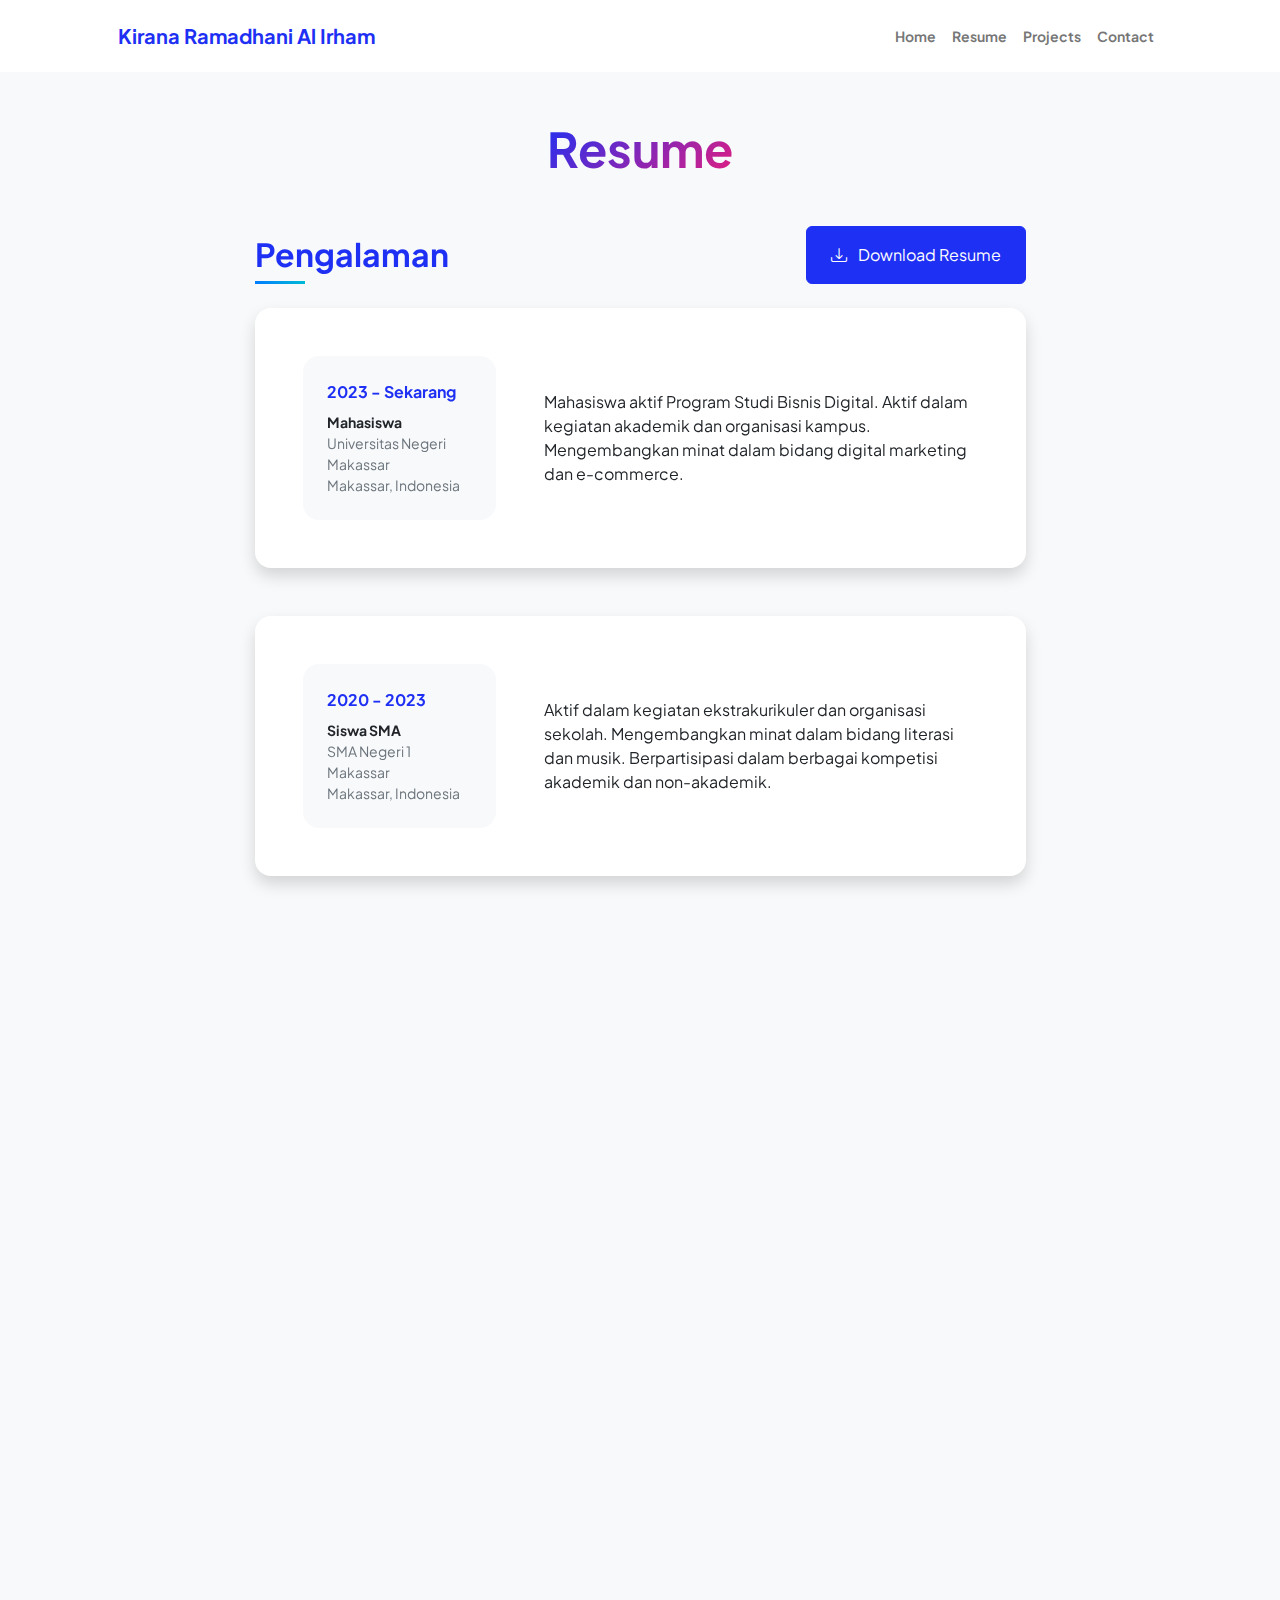
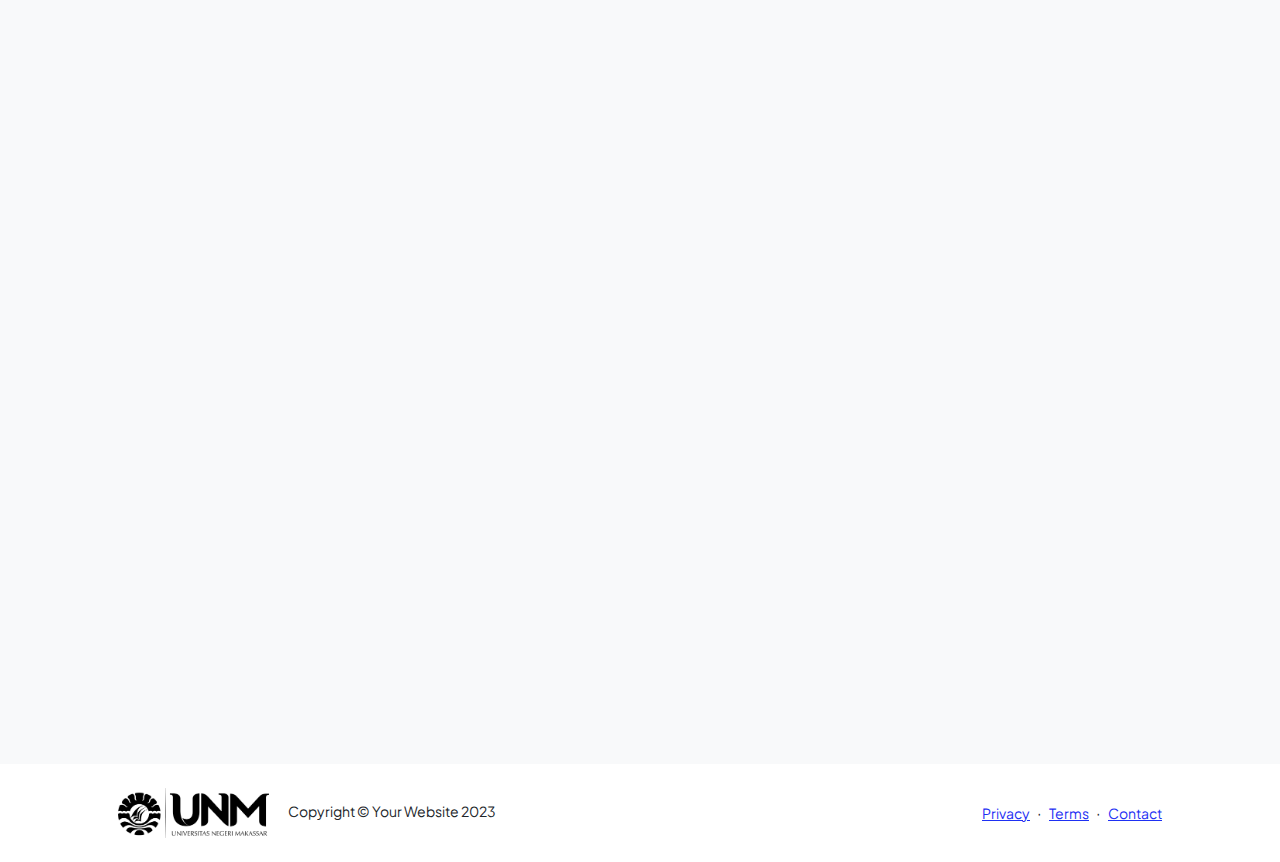
<file: resume.html>
<!DOCTYPE html>
<html lang="en">
    <head>
        <meta charset="utf-8" />
        <meta name="viewport" content="width=device-width, initial-scale=1, shrink-to-fit=no" />
        <meta name="description" content="" />
        <meta name="author" content="" />
        <title>Resume - Kirana Template</title>
        <!-- Favicon-->
        <link rel="icon" type="image/x-icon" href="assets/favicon1.ico" />
        <!-- Custom Google font-->
        <link rel="preconnect" href="https://fonts.googleapis.com" />
        <link rel="preconnect" href="https://fonts.gstatic.com" crossorigin />
        <link href="https://fonts.googleapis.com/css2?family=Plus+Jakarta+Sans:wght@100;200;300;400;500;600;700;800;900&amp;display=swap" rel="stylesheet" />
        <!-- Bootstrap icons-->
        <link href="https://cdn.jsdelivr.net/npm/bootstrap-icons@1.8.1/font/bootstrap-icons.css" rel="stylesheet" />
        <!-- Core theme CSS (includes Bootstrap)-->
        <link href="css/styles.css" rel="stylesheet" />
        <!-- AOS CSS -->
        <link href="https://unpkg.com/aos@2.3.1/dist/aos.css" rel="stylesheet">
        <style>
            .resume-card {
                transition: all 0.3s ease;
            }
            
            .resume-card:hover {
                transform: translateY(-5px);
                box-shadow: 0 10px 20px rgba(0,0,0,0.1);
            }
            
            .skill-item {
                transition: all 0.3s ease;
            }
            
            .skill-item:hover {
                transform: translateY(-3px);
                background: linear-gradient(45deg, #007bff, #00bcd4) !important;
                color: white !important;
            }
            
            .section-title {
                position: relative;
                display: inline-block;
            }
            
            .section-title::after {
                content: '';
                position: absolute;
                bottom: -10px;
                left: 0;
                width: 50px;
                height: 3px;
                background: linear-gradient(45deg, #007bff, #00bcd4);
                transition: width 0.3s ease;
            }
            
            .section-title:hover::after {
                width: 100%;
            }
        </style>
    </head>
    <body class="d-flex flex-column h-100 bg-light">
        <main class="flex-shrink-0">
            <!-- Navigation-->
            <nav class="navbar navbar-expand-lg navbar-light bg-white py-3">
                <div class="container px-5">
                    <a class="navbar-brand" href="index.html"><span class="fw-bolder text-primary">Kirana Ramadhani Al Irham</span></a>
                    <button class="navbar-toggler" type="button" data-bs-toggle="collapse" data-bs-target="#navbarSupportedContent" aria-controls="navbarSupportedContent" aria-expanded="false" aria-label="Toggle navigation"><span class="navbar-toggler-icon"></span></button>
                    <div class="collapse navbar-collapse" id="navbarSupportedContent">
                        <ul class="navbar-nav ms-auto mb-2 mb-lg-0 small fw-bolder">
                            <li class="nav-item"><a class="nav-link" href="index.html">Home</a></li>
                            <li class="nav-item"><a class="nav-link" href="resume.html">Resume</a></li>
                            <li class="nav-item"><a class="nav-link" href="projects.html">Projects</a></li>
                            <li class="nav-item"><a class="nav-link" href="contact.html">Contact</a></li>
                        </ul>
                    </div>
                </div>
            </nav>
            <!-- Page Content-->
            <div class="container px-5 my-5">
                <div class="text-center mb-5" data-aos="fade-down">
                    <h1 class="display-5 fw-bolder mb-0"><span class="text-gradient d-inline">Resume</span></h1>
                </div>
                <div class="row gx-5 justify-content-center">
                    <div class="col-lg-11 col-xl-9 col-xxl-8">
                        <!-- Experience Section-->
                        <section data-aos="fade-up">
                            <div class="d-flex align-items-center justify-content-between mb-4">
                                <h2 class="text-primary fw-bolder mb-0 section-title">Pengalaman</h2>
                                <a class="btn btn-primary px-4 py-3" href="#!" data-aos="fade-left" data-aos-delay="200">
                                    <div class="d-inline-block bi bi-download me-2"></div>
                                    Download Resume
                                </a>
                            </div>
                            <!-- Experience Card 1-->
                            <div class="card shadow border-0 rounded-4 mb-5 resume-card" data-aos="fade-up" data-aos-delay="100">
                                <div class="card-body p-5">
                                    <div class="row align-items-center gx-5">
                                        <div class="col text-center text-lg-start mb-4 mb-lg-0">
                                            <div class="bg-light p-4 rounded-4">
                                                <div class="text-primary fw-bolder mb-2">2023 - Sekarang</div>
                                                <div class="small fw-bolder">Mahasiswa</div>
                                                <div class="small text-muted">Universitas Negeri Makassar</div>
                                                <div class="small text-muted">Makassar, Indonesia</div>
                                            </div>
                                        </div>
                                        <div class="col-lg-8"><div>Mahasiswa aktif Program Studi Bisnis Digital. Aktif dalam kegiatan akademik dan organisasi kampus. Mengembangkan minat dalam bidang digital marketing dan e-commerce.</div></div>
                                    </div>
                                </div>
                            </div>
                            <!-- Experience Card 2-->
                            <div class="card shadow border-0 rounded-4 mb-5 resume-card" data-aos="fade-up" data-aos-delay="200">
                                <div class="card-body p-5">
                                    <div class="row align-items-center gx-5">
                                        <div class="col text-center text-lg-start mb-4 mb-lg-0">
                                            <div class="bg-light p-4 rounded-4">
                                                <div class="text-primary fw-bolder mb-2">2020 - 2023</div>
                                                <div class="small fw-bolder">Siswa SMA</div>
                                                <div class="small text-muted">SMA Negeri 1 Makassar</div>
                                                <div class="small text-muted">Makassar, Indonesia</div>
                                            </div>
                                        </div>
                                        <div class="col-lg-8"><div>Aktif dalam kegiatan ekstrakurikuler dan organisasi sekolah. Mengembangkan minat dalam bidang literasi dan musik. Berpartisipasi dalam berbagai kompetisi akademik dan non-akademik.</div></div>
                                    </div>
                                </div>
                            </div>
                        </section>
                        <!-- Education Section-->
                        <section data-aos="fade-up">
                            <h2 class="text-secondary fw-bolder mb-4 section-title">Pendidikan</h2>
                            <!-- Education Card 1-->
                            <div class="card shadow border-0 rounded-4 mb-5 resume-card" data-aos="fade-up" data-aos-delay="100">
                                <div class="card-body p-5">
                                    <div class="row align-items-center gx-5">
                                        <div class="col text-center text-lg-start mb-4 mb-lg-0">
                                            <div class="bg-light p-4 rounded-4">
                                                <div class="text-secondary fw-bolder mb-2">2023 - Sekarang</div>
                                                <div class="mb-2">
                                                    <div class="small fw-bolder">Universitas Negeri Makassar</div>
                                                    <div class="small text-muted">Makassar, Indonesia</div>
                                                </div>
                                                <div class="fst-italic">
                                                    <div class="small text-muted">Sarjana</div>
                                                    <div class="small text-muted">Bisnis Digital</div>
                                                </div>
                                            </div>
                                        </div>
                                        <div class="col-lg-8"><div>Mahasiswa aktif Program Studi Bisnis Digital. Fokus pada pengembangan keterampilan dalam bidang digital marketing, e-commerce, dan teknologi bisnis. Aktif dalam kegiatan akademik dan organisasi kampus.</div></div>
                                    </div>
                                </div>
                            </div>
                            <!-- Education Card 2-->
                            <div class="card shadow border-0 rounded-4 mb-5 resume-card" data-aos="fade-up" data-aos-delay="200">
                                <div class="card-body p-5">
                                    <div class="row align-items-center gx-5">
                                        <div class="col text-center text-lg-start mb-4 mb-lg-0">
                                            <div class="bg-light p-4 rounded-4">
                                                <div class="text-secondary fw-bolder mb-2">2020 - 2023</div>
                                                <div class="mb-2">
                                                    <div class="small fw-bolder">SMA Negeri 1 Makassar</div>
                                                    <div class="small text-muted">Makassar, Indonesia</div>
                                                </div>
                                                <div class="fst-italic">
                                                    <div class="small text-muted">SMA</div>
                                                    <div class="small text-muted">IPA</div>
                                                </div>
                                            </div>
                                        </div>
                                        <div class="col-lg-8"><div>Lulus dengan nilai yang memuaskan. Aktif dalam kegiatan ekstrakurikuler dan organisasi sekolah. Mengembangkan minat dalam bidang literasi dan musik.</div></div>
                                    </div>
                                </div>
                            </div>
                        </section>
                        <!-- Divider-->
                        <div class="pb-5"></div>
                        <!-- Skills Section-->
                        <section data-aos="fade-up">
                            <div class="card shadow border-0 rounded-4 mb-5">
                                <div class="card-body p-5">
                                    <!-- Professional skills list-->
                                    <div class="mb-5">
                                        <div class="d-flex align-items-center mb-4">
                                            <div class="feature bg-primary bg-gradient-primary-to-secondary text-white rounded-3 me-3"><i class="bi bi-tools"></i></div>
                                            <h3 class="fw-bolder mb-0 section-title"><span class="text-gradient d-inline">Keahlian Profesional</span></h3>
                                        </div>
                                        <div class="row row-cols-1 row-cols-md-3 mb-4">
                                            <div class="col mb-4 mb-md-0" data-aos="fade-up" data-aos-delay="100"><div class="d-flex align-items-center bg-light rounded-4 p-3 h-100 skill-item">SEO/SEM Marketing</div></div>
                                            <div class="col mb-4 mb-md-0" data-aos="fade-up" data-aos-delay="200"><div class="d-flex align-items-center bg-light rounded-4 p-3 h-100 skill-item">Statistical Analysis</div></div>
                                            <div class="col" data-aos="fade-up" data-aos-delay="300"><div class="d-flex align-items-center bg-light rounded-4 p-3 h-100 skill-item">Web Development</div></div>
                                        </div>
                                        <div class="row row-cols-1 row-cols-md-3">
                                            <div class="col mb-4 mb-md-0" data-aos="fade-up" data-aos-delay="400"><div class="d-flex align-items-center bg-light rounded-4 p-3 h-100 skill-item">Network Security</div></div>
                                            <div class="col mb-4 mb-md-0" data-aos="fade-up" data-aos-delay="500"><div class="d-flex align-items-center bg-light rounded-4 p-3 h-100 skill-item">Adobe Software Suite</div></div>
                                            <div class="col" data-aos="fade-up" data-aos-delay="600"><div class="d-flex align-items-center bg-light rounded-4 p-3 h-100 skill-item">User Interface Design</div></div>
                                        </div>
                                    </div>
                                    <!-- Languages list-->
                                    <div class="mb-0">
                                        <div class="d-flex align-items-center mb-4">
                                            <div class="feature bg-primary bg-gradient-primary-to-secondary text-white rounded-3 me-3"><i class="bi bi-code-slash"></i></div>
                                            <h3 class="fw-bolder mb-0 section-title"><span class="text-gradient d-inline">Bahasa Pemrograman</span></h3>
                                        </div>
                                        <div class="row row-cols-1 row-cols-md-3 mb-4">
                                            <div class="col mb-4 mb-md-0" data-aos="fade-up" data-aos-delay="100"><div class="d-flex align-items-center bg-light rounded-4 p-3 h-100 skill-item">HTML</div></div>
                                            <div class="col mb-4 mb-md-0" data-aos="fade-up" data-aos-delay="200"><div class="d-flex align-items-center bg-light rounded-4 p-3 h-100 skill-item">CSS</div></div>
                                            <div class="col" data-aos="fade-up" data-aos-delay="300"><div class="d-flex align-items-center bg-light rounded-4 p-3 h-100 skill-item">JavaScript</div></div>
                                        </div>
                                        <div class="row row-cols-1 row-cols-md-3">
                                            <div class="col mb-4 mb-md-0" data-aos="fade-up" data-aos-delay="400"><div class="d-flex align-items-center bg-light rounded-4 p-3 h-100 skill-item">Python</div></div>
                                            <div class="col mb-4 mb-md-0" data-aos="fade-up" data-aos-delay="500"><div class="d-flex align-items-center bg-light rounded-4 p-3 h-100 skill-item">Ruby</div></div>
                                            <div class="col" data-aos="fade-up" data-aos-delay="600"><div class="d-flex align-items-center bg-light rounded-4 p-3 h-100 skill-item">Node.js</div></div>
                                        </div>
                                    </div>
                                </div>
                            </div>
                        </section>
                    </div>
                </div>
            </div>
        </main>
        <!-- Footer-->
        <footer class="bg-white py-4 mt-auto">
            <div class="container px-5">
                <div class="row align-items-center justify-content-between flex-column flex-sm-row">
                    <div class="col-auto">
                        <img src="assets/UNM.png" alt="UNM Logo" height="50" class="me-3">
                        <span class="small m-0">Copyright &copy; Your Website 2023</span>
                    </div>
                    <div class="col-auto">
                        <a class="small" href="#!">Privacy</a>
                        <span class="mx-1">&middot;</span>
                        <a class="small" href="#!">Terms</a>
                        <span class="mx-1">&middot;</span>
                        <a class="small" href="#!">Contact</a>
                    </div>
                </div>
            </div>
        </footer>
        <!-- Bootstrap core JS-->
        <script src="https://cdn.jsdelivr.net/npm/bootstrap@5.2.3/dist/js/bootstrap.bundle.min.js"></script>
        <!-- Core theme JS-->
        <script src="js/scripts.js"></script>
        <!-- AOS JS -->
        <script src="https://unpkg.com/aos@2.3.1/dist/aos.js"></script>
        <script>
            // Initialize AOS
            AOS.init({
                once: true,
                offset: 100,
                duration: 800,
                easing: 'ease-in-out'
            });
        </script>
    </body>
</html>
</file>
